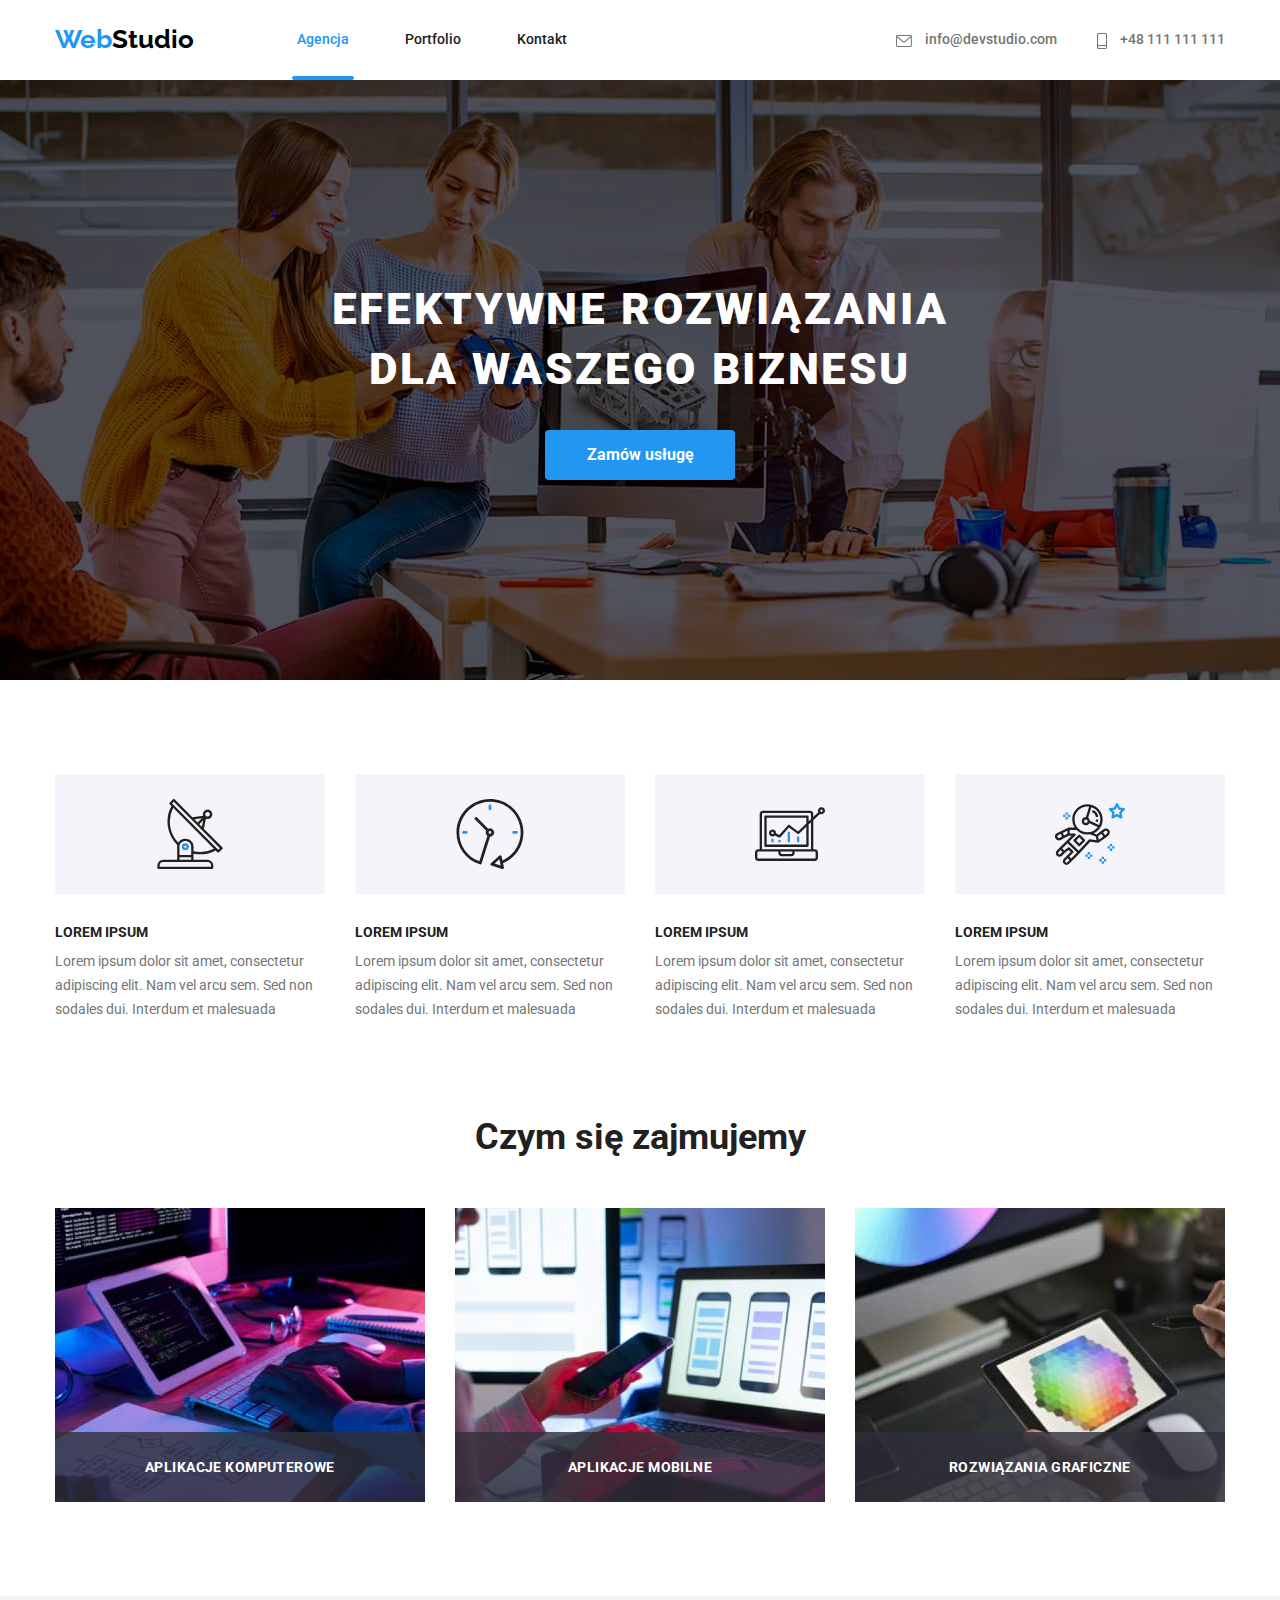
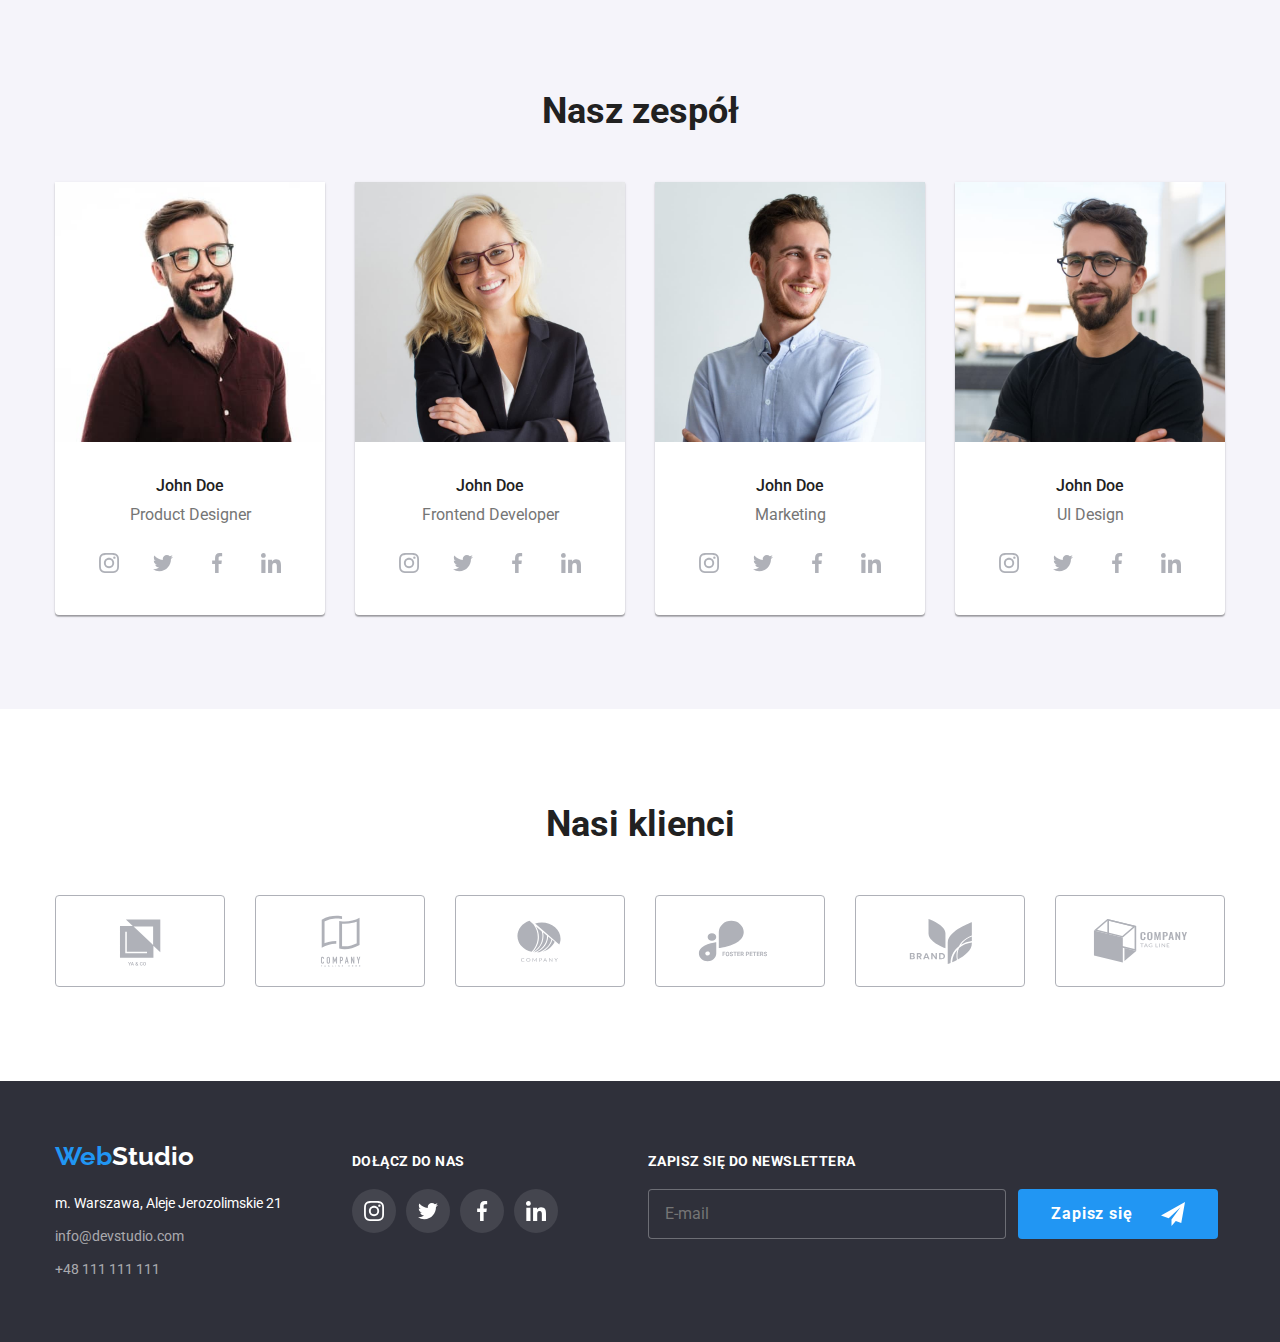
<file: index.html>
<!DOCTYPE html>
<html lang="en">

<head>
    <meta charset="UTF-8">
    <title>WebStudio</title>
    <!-- normalization -->
    <link rel="stylesheet" href="./css/modern-normalize.min.css">
    <!-- google fonts -->
    <link rel="preconnect" href="https://fonts.googleapis.com">
    <link rel="preconnect" href="https://fonts.gstatic.com" crossorigin>
    <link
        href="https://fonts.googleapis.com/css2?family=Raleway:wght@700&family=Roboto:wght@400;500;700;900&display=swap"
        rel="stylesheet">
    <!-- my styles -->
    <link rel="stylesheet" href="css/main.min.css">
</head>

<body>
    <header class="header">
        <div class="container header__wrapper">
            <nav class="header__grid">
                <a class="company__name company__name--header" href="index.html"><span
                        class="company__logo">Web</span>Studio</a>
                <ul class="header__menu">
                    <li><a class="header__nav-tab header__nav-tab--active" href="index.html">Agencja</a></li>
                    <li><a class="header__nav-tab header__nav-tab--non-active" href="portfolio.html">Portfolio</a></li>
                    <li><a class="header__nav-tab header__nav-tab--non-active" href="index.html">Kontakt</a></li>
                </ul>
            </nav>
            <div class="header__menu-contact">
                <ul class="header__menu-contact-grid">
                    <li>
                        <a class="header__contact-element" href="mailto:info@devstudio.com">
                            <svg width="16" height="12">
                                <use href="./images/icons.svg#icon-envelope"></use>
                            </svg>
                            <span class="header__contact-details">info@devstudio.com</span></a>
                    </li>
                    <li>
                        <a class="header__contact-element" href="tel:+48111111111">
                            <svg width="10" height="16">
                                <use href="./images/icons.svg#icon-smartphone"></use>
                            </svg>
                            <span class="header__contact-details">+48 111 111 111</span></a>
                    </li>
                </ul>
            </div>
        </div>
    </header>
    <main>
        <section class="banner section">
            <div class="container">
                <h1 class="banner__heading">Efektywne rozwiązania dla waszego biznesu</h1>
                <div class="banner__button">
                    <button type="button" class="button button--banner" data-modal-open>Zamów usługę</button>
                </div>
            </div>
        </section>
        <section class="section">
            <div class="container">
                <ul class="article">
                    <li>
                        <div class="article__icon">
                            <svg width="70" height="70">
                                <use href="./images/icons.svg#icon-antenna"></use>
                            </svg>
                        </div>
                        <h3 class="article__heading">LOREM IPSUM</h3>
                        <p class="article__content">Lorem ipsum dolor sit amet, consectetur adipiscing elit. Nam vel
                            arcu sem.
                            Sed non sodales dui. Interdum et malesuada</p>
                    </li>
                    <li>
                        <div class="article__icon">
                            <svg width="70" height="70">
                                <use href="./images/icons.svg#icon-clock"></use>
                            </svg>
                        </div>
                        <h3 class="article__heading">LOREM IPSUM</h3>
                        <p class="article__content">Lorem ipsum dolor sit amet, consectetur adipiscing elit. Nam vel
                            arcu sem.
                            Sed non sodales dui. Interdum et malesuada</p>
                    </li>
                    <li>
                        <div class="article__icon">
                            <svg width="70" height="70">
                                <use href="./images/icons.svg#icon-diagram"></use>
                            </svg>
                        </div>
                        <h3 class="article__heading">LOREM IPSUM</h3>
                        <p class="article__content">Lorem ipsum dolor sit amet, consectetur adipiscing elit. Nam vel
                            arcu sem.
                            Sed non sodales dui. Interdum et malesuada</p>
                    </li>
                    <li>
                        <div class="article__icon">
                            <svg width="70" height="70">
                                <use href="./images/icons.svg#icon-astronaut"></use>
                            </svg>
                        </div>
                        <h3 class="article__heading">LOREM IPSUM</h3>
                        <p class="article__content">Lorem ipsum dolor sit amet, consectetur adipiscing elit. Nam vel
                            arcu sem.
                            Sed non sodales dui. Interdum et malesuada</p>
                    </li>
                </ul>
            </div>
        </section>
        <section class="section container">
            <div class="our-products">
                <h2 class="section__heading">Czym się zajmujemy</h2>
                <ul class="section__grid">
                    <li>
                        <div class="our-products__element">
                            <img src="./images/tech1.jpg" alt="Photo of a Computer" width="370" height="294">
                            <div class="our-products__label">Aplikacje komputerowe</div>
                        </div>
                    </li>
                    <li>
                        <div class="our-products__element">
                            <img src="./images/tech2.jpg" alt="Photo of a Phone" width="370" height="294">
                            <div class="our-products__label">Aplikacje mobilne</div>
                        </div>
                    </li>
                    <li>
                        <div class="our-products__element">
                            <img src="./images/tech3.jpg" alt="Photo of a Tablet" width="370" height="294">
                            <div class="our-products__label">Rozwiązania graficzne</div>
                        </div>
                    </li>
                </ul>
            </div>
        </section>
        <section class="our-team section">
            <div class="container">
                <h2 class="section__heading">Nasz zespół</h2>
                <ul class="section__grid">
                    <li class="our-team__member">
                        <img src="./images/person1.jpg" alt="Photo of Product Designer" width="270" height="260">
                        <h3 class="our-team__name">John Doe</h3>
                        <span class="our-team__profession">Product Designer</span>
                        <ul class="our-team__contact">
                            <li class="our-team__contact-icon" tabindex='0'><svg width="20" height="20">
                                    <use href="./images/icons.svg#icon-instagram"></use>
                                </svg>
                            </li>
                            <li class="our-team__contact-icon" tabindex='0'>
                                <svg width="20" height="20">
                                    <use href="./images/icons.svg#icon-twitter"></use>
                                </svg>
                            </li>
                            <li class="our-team__contact-icon" tabindex='0'>
                                <svg width="20" height="20">
                                    <use href="./images/icons.svg#icon-facebook"></use>
                                </svg>
                            </li>
                            <li class="our-team__contact-icon" tabindex='0'>
                                <svg width="20" height="20">
                                    <use href="./images/icons.svg#icon-linkedin"></use>
                                </svg>
                            </li>
                        </ul>
                    </li>
                    <li class="our-team__member">
                        <img src="./images/person2.jpg" alt="Photo of Frontend Developer" width="270" height="260">
                        <h3 class="our-team__name">John Doe</h3>
                        <span class="our-team__profession">Frontend Developer</span>
                        <ul class="our-team__contact">
                            <li class="our-team__contact-icon" tabindex='0'>
                                <svg width="20" height="20">
                                    <use href="./images/icons.svg#icon-instagram"></use>
                                </svg>
                            </li>
                            <li class="our-team__contact-icon" tabindex='0'>
                                <svg width="20" height="20">
                                    <use href="./images/icons.svg#icon-twitter"></use>
                                </svg>
                            </li>
                            <li class="our-team__contact-icon" tabindex='0'>
                                <svg width="20" height="20">
                                    <use href="./images/icons.svg#icon-facebook"></use>
                                </svg>
                            </li>
                            <li class="our-team__contact-icon" tabindex='0'>
                                <svg width="20" height="20">
                                    <use href="./images/icons.svg#icon-linkedin"></use>
                                </svg>
                            </li>
                        </ul>
                    </li>
                    <li class="our-team__member">
                        <img src="./images/person3.jpg" alt="Photo of Marketing" width="270" height="260">
                        <h3 class="our-team__name">John Doe</h3>
                        <span class="our-team__profession">Marketing</span>
                        <ul class="our-team__contact">
                            <li class="our-team__contact-icon" tabindex='0'>
                                <svg width="20" height="20">
                                    <use href="./images/icons.svg#icon-instagram"></use>
                                </svg>
                            </li>
                            <li class="our-team__contact-icon" tabindex='0'>
                                <svg width="20" height="20">
                                    <use href="./images/icons.svg#icon-twitter"></use>
                                </svg>
                            </li>
                            <li class="our-team__contact-icon" tabindex='0'>
                                <svg width="20" height="20">
                                    <use href="./images/icons.svg#icon-facebook"></use>
                                </svg>
                            </li>
                            <li class="our-team__contact-icon" tabindex='0'>
                                <svg width="20" height="20">
                                    <use href="./images/icons.svg#icon-linkedin"></use>
                                </svg>
                            </li>
                        </ul>
                    </li>
                    <li class="our-team__member">
                        <img src="./images/person4.jpg" alt="Photo of UI Design" width="270" height="260">
                        <h3 class="our-team__name">John Doe</h3>
                        <span class="our-team__profession">UI Design</span>
                        <ul class="our-team__contact">
                            <li class="our-team__contact-icon" tabindex='0'>
                                <svg width="20" height="20">
                                    <use href="./images/icons.svg#icon-instagram"></use>
                                </svg>
                            </li>
                            <li class="our-team__contact-icon" tabindex='0'>
                                <svg width="20" height="20">
                                    <use href="./images/icons.svg#icon-twitter"></use>
                                </svg>
                            </li>
                            <li class="our-team__contact-icon" tabindex='0'>
                                <svg width="20" height="20">
                                    <use href="./images/icons.svg#icon-facebook"></use>
                                </svg>
                            </li>
                            <li class="our-team__contact-icon" tabindex='0'>
                                <svg width="20" height="20">
                                    <use href="./images/icons.svg#icon-linkedin"></use>
                                </svg>
                            </li>
                        </ul>
                    </li>
                </ul>
            </div>
        </section>
        <section class="section">
            <div class="container">
                <h2 class="section__heading">Nasi klienci</h2>
                <ul class="clients">
                    <li tabindex='0' class="clients__element">
                        <svg width="106" height="60">
                            <use href="./images/icons.svg#icon-logo1"></use>
                        </svg>
                    </li>
                    <li tabindex='0' class="clients__element">
                        <svg width="106" height="60">
                            <use href="./images/icons.svg#icon-logo2"></use>
                        </svg>
                    </li>
                    <li tabindex='0' class="clients__element">
                        <svg width="106" height="60">
                            <use href="./images/icons.svg#icon-logo3"></use>
                        </svg>
                    </li>
                    <li tabindex='0' class="clients__element">
                        <svg width="106" height="60">
                            <use href="./images/icons.svg#icon-logo4"></use>
                        </svg>
                    </li>
                    <li tabindex='0' class="clients__element">
                        <svg width="106" height="60">
                            <use href="./images/icons.svg#icon-logo5"></use>
                        </svg>
                    </li>
                    <li tabindex='0' class="clients__element">
                        <svg width="106" height="60">
                            <use href="./images/icons.svg#icon-logo6"></use>
                        </svg>
                    </li>
                </ul>
            </div>
        </section>
    </main>
    <footer class="footer">
        <div class="container">
            <div class="footer__grid">
                <div>
                    <a class="company__name company__name--footer" href="index.html"><span
                            class="company__logo">Web</span>Studio</a>
                    <address class="footer__info">
                        <span>m. Warszawa, Aleje Jerozolimskie 21</span>
                        <ul>
                            <li class="footer__info-element"><a class="footer__info-contact"
                                    href="mailto:info@devstudio.com">info@devstudio.com</a></li>
                            <li class="footer__info-element"><a class="footer__info-contact" href="tel:+48111111111">+48
                                    111 111 111</a></li>
                        </ul>
                    </address>
                </div>
                <div class="footer__social">
                    <h3 class="footer__social-heading">Dołącz do nas</h3>
                    <ul class="footer__social-icons">
                        <li class="footer__social-icon" tabindex='0'>
                            <svg width="20" height="20">
                                <use href="./images/icons.svg#icon-instagram"></use>
                            </svg>
                        </li>
                        <li class="footer__social-icon" tabindex='0'>
                            <svg width="20" height="20">
                                <use href="./images/icons.svg#icon-twitter"></use>
                            </svg>
                        </li>
                        <li class="footer__social-icon" tabindex='0'>
                            <svg width="20" height="20">
                                <use href="./images/icons.svg#icon-facebook"></use>
                            </svg>
                        </li>
                        <li class="footer__social-icon" tabindex='0'>
                            <svg width="20" height="20">
                                <use href="./images/icons.svg#icon-linkedin"></use>
                            </svg>
                        </li>
                    </ul>
                </div>
                <div class="footer__newsletter">
                    <h3 class="footer__newsletter-heading">Zapisz się do newslettera</h3>
                    <form>
                        <div class="footer__newsletter-form">
                            <input class="footer__newsletter-form-input" name="email" placeholder="E-mail">
                            <button class="button button--newsletter" type="submit">
                                <span class="button__newsletter-text">Zapisz się</span>
                                <svg width="24" height="24">
                                    <use href="./images/icons.svg#icon-send"></use>
                                </svg>
                            </button>
                        </div>
                    </form>
                </div>
            </div>
        </div>
    </footer>
    <!-- modal -->
    <div class="modal is-hidden" data-modal>
        <div class="modal__content">
            <button type="button" class="button button--close-modal" data-modal-close>&#x2715;</button>
            <h3 class="modal__content-heading">Zostaw swoje dane w formularzu poniżej</h3>
            <form class="form">
                <div class="form__element">
                    <label class="form__element-label" for="name">Imię</label>
                    <input class="form__element-input" type="text" name="name" id="name" />
                    <svg class="form__icon" width="18" height="18">
                        <use href="./images/icons.svg#icon-form-person"></use>
                    </svg>
                </div>
                <div class="form__element">
                    <label class="form__element-label" for="phone-number">Telefon</label>
                    <input class="form__element-input" type="tel" name="phone-number" id="phone-number" />
                    <svg class="form__icon" width="18" height="18">
                        <use href="./images/icons.svg#icon-form-phone"></use>
                    </svg>
                </div>
                <div class="form__element">
                    <label class="form__element-label" for="client-email">Email</label>
                    <input class="form__element-input" type="email" name="email" id="client-email" />
                    <svg class="form__icon" width="18" height="18">
                        <use href="./images/icons.svg#icon-form-envelope"></use>
                    </svg>
                </div>
                <div class="form__element">
                    <label class="form__element-label" for="comment">Komentarz</label>
                    <textarea class="form__element-textarea" name="comment" id="comment" rows="5" placeholder="Wprowadź tekst"></textarea>
                </div>
            </form>
            <label class="form__checkbox">
                <input class="form__checkbox-input" type="checkbox" name="terms" />
                <svg class="form__checkbox-svg" width="16" height="15">
                    <use href="./images/icons.svg#icon-checked"></use>
                </svg>
                <span>Oświadczam, iż akceptuję <a class="form__checkbox-text">Regulamin</a> i <a class="form__checkbox-text">Politykę Prywatności.</a></span>
            </label>
            <button class="button button--submit" type="submit">Wyślij</button>
        </div>
    </div>
    <script src="./js/modal.js"></script>
</body>

</html>
</file>
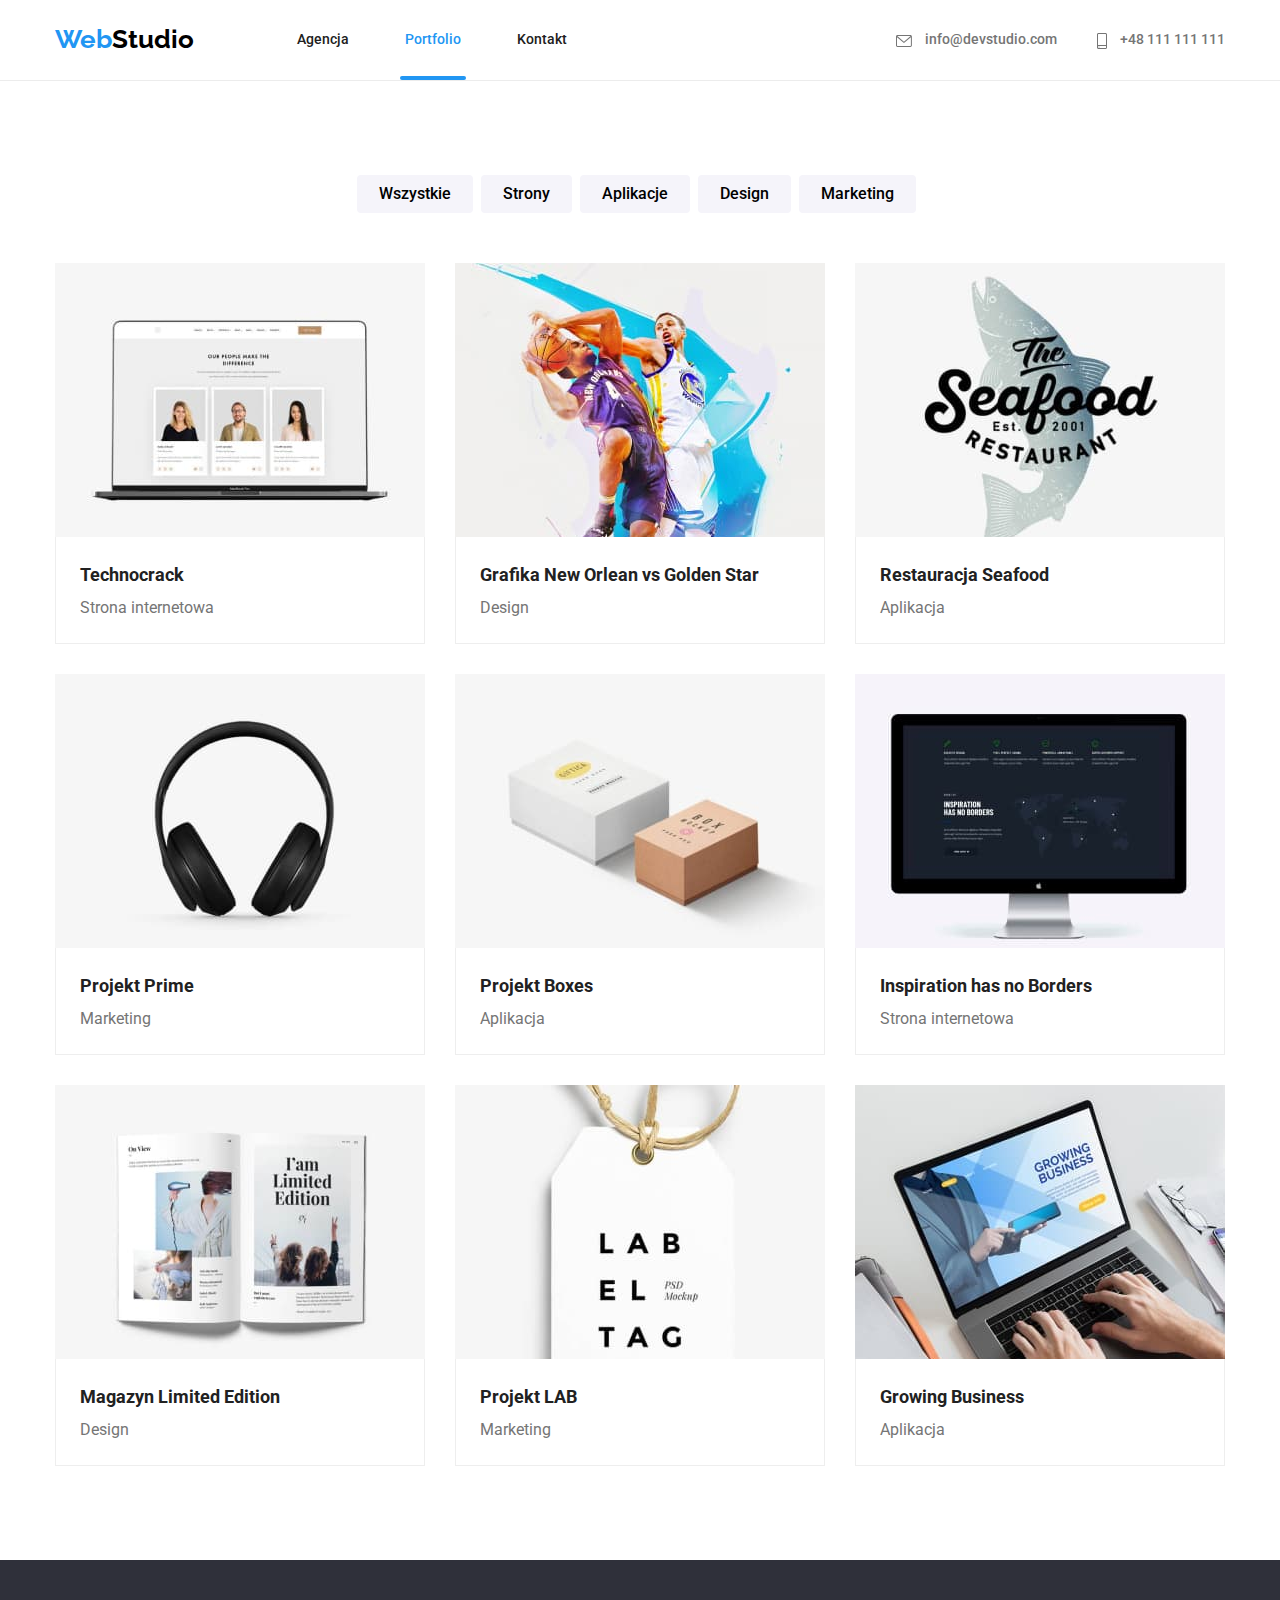
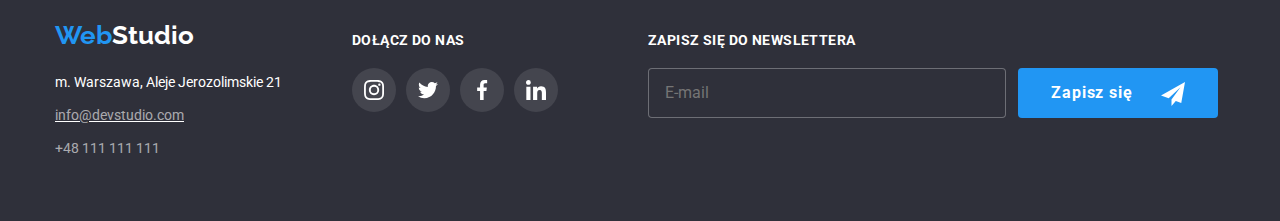
<file: portfolio.html>
<!DOCTYPE html>
<html lang="en">

<head>
    <meta charset="UTF-8">
    <title>Portfolio</title>
    <!-- normalization -->
    <link rel="stylesheet" href="./css/modern-normalize.min.css">
    <!-- google fonts -->
    <link rel="preconnect" href="https://fonts.googleapis.com">
    <link rel="preconnect" href="https://fonts.gstatic.com" crossorigin>
    <link
        href="https://fonts.googleapis.com/css2?family=Raleway:wght@700&family=Roboto:wght@400;500;700;900&display=swap"
        rel="stylesheet">
    <!-- my styles -->
    <link rel="stylesheet" href="css/main.min.css">
</head>

<body>
    <header class="header header--border">
        <div class="container header__wrapper">
            <nav class="header__grid">
                <a class="company__name company__name--header" href="index.html"><span
                        class="company__logo">Web</span>Studio</a>
                <ul class="header__menu">
                    <li><a class="header__nav-tab header__nav-tab--non-active" href="index.html">Agencja</a></li>
                    <li><a class="header__nav-tab header__nav-tab--active" href="portfolio.html">Portfolio</a></li>
                    <li><a class="header__nav-tab header__nav-tab--non-active" href="index.html">Kontakt</a></li>
                </ul>
            </nav>
            <div class="header__menu-contact">
                <ul class="header__menu-contact-grid">
                    <li>
                        <a class="header__contact-element" href="mailto:info@devstudio.com">
                            <svg width="16" height="12">
                                <use href="./images/icons.svg#icon-envelope"></use>
                            </svg>
                            <span class="header__contact-details">info@devstudio.com</span></a>
                    </li>
                    <li>
                        <a class="header__contact-element" href="tel:+48111111111">
                            <svg width="10" height="16">
                                <use href="./images/icons.svg#icon-smartphone"></use>
                            </svg>
                            <span class="header__contact-details">+48 111 111 111</span></a>
                    </li>
                </ul>
            </div>
        </div>
    </header>
    <main>
        <div class="container">
            <ul class="portfolio-nav__buttons">
                <li><button class="button button--portfolio" type="button">Wszystkie</button></li>
                <li><button class="button button--portfolio" type="button">Strony</button></li>
                <li><button class="button button--portfolio" type="button">Aplikacje</button></li>
                <li><button class="button button--portfolio" type="button">Design</button></li>
                <li><button class="button button--portfolio" type="button">Marketing</button></li>
            </ul>
        </div>
        <section class="container">
            <ul class="portfolio">
                <li class="portfolio__item">
                    <figure class="portfolio__figure" tabindex='0'>
                        <div class="portfolio__project">
                            <img class="portfolio__project-img" src="./images/technocrack.jpg" alt="Photo of Web Page" width="370" height="294">
                            <div class="portfolio__project-description">
                                <p class="portfolio__project-description-text">Technocrack jest popularną platformą wykorzystywaną do rozpowszechniania wirusów.
                                    Firmy wykorzystują tę platformę do celów szpiegowskich i ataków na niezabezpieczone
                                    serwery konkurencji.</p>
                            </div>
                        </div>
                        <figcaption>
                            <div class="portfolio__project-name">
                                <h3 class="portfolio__project-name-heading">Technocrack</h3>
                                <span class="portfolio__project-type">Strona internetowa</span>
                            </div>
                        </figcaption>
                    </figure>
                </li>
                <li class="portfolio__item">
                    <figure class="portfolio__figure" tabindex='0'>
                        <div class="portfolio__project">
                            <img class="portfolio__project-img" src="./images/novsgs.jpg" alt="Photo of Players" width="370" height="294">
                            <div class="portfolio__project-description">
                                <p class="portfolio__project-description-text">Technocrack jest popularną platformą wykorzystywaną do rozpowszechniania wirusów.
                                    Firmy wykorzystują tę platformę do celów szpiegowskich i ataków na niezabezpieczone
                                    serwery konkurencji.</p>
                            </div>
                        </div>
                        <figcaption>
                            <div class="portfolio__project-name">
                                <h3 class="portfolio__project-name-heading">Grafika New Orlean vs Golden Star</h3>
                                <span class="portfolio__project-type">Design</span>
                            </div>
                        </figcaption>
                    </figure>
                </li>
                <li class="portfolio__item">
                    <figure class="portfolio__figure" tabindex='0'>
                        <div class="portfolio__project">
                            <img class="portfolio__project-img" src="./images/seafood.jpg" alt="Logo" width="370" height="294">
                            <div class="portfolio__project-description">
                                <p class="portfolio__project-description-text">Technocrack jest popularną platformą wykorzystywaną do rozpowszechniania wirusów.
                                    Firmy wykorzystują tę platformę do celów szpiegowskich i ataków na niezabezpieczone
                                    serwery konkurencji.</p>
                            </div>
                        </div>
                        <figcaption>
                            <div class="portfolio__project-name">
                                <h3 class="portfolio__project-name-heading">Restauracja Seafood</h3>
                                <span class="portfolio__project-type">Aplikacja</span>
                            </div>
                        </figcaption>
                    </figure>
                </li>
                <li class="portfolio__item">
                    <figure class="portfolio__figure" tabindex='0'>
                        <div class="portfolio__project">
                            <img class="portfolio__project-img" src="./images/prime.jpg" alt="Photo of Headphones" width="370" height="294">
                            <div class="portfolio__project-description">
                                <p class="portfolio__project-description-text">Technocrack jest popularną platformą wykorzystywaną do rozpowszechniania wirusów.
                                    Firmy wykorzystują tę platformę do celów szpiegowskich i ataków na niezabezpieczone
                                    serwery konkurencji.</p>
                            </div>
                        </div>
                        <figcaption>
                            <div class="portfolio__project-name">
                                <h3 class="portfolio__project-name-heading">Projekt Prime</h3>
                                <span class="portfolio__project-type">Marketing</span>
                            </div>
                        </figcaption>
                    </figure>
                </li>
                <li class="portfolio__item">
                    <figure class="portfolio__figure" tabindex='0'>
                        <div class="portfolio__project">
                            <img class="portfolio__project-img" src="./images/boxes.jpg" alt="Photo of Boxes" width="370" height="294">
                            <div class="portfolio__project-description">
                                <p class="portfolio__project-description-text">Technocrack jest popularną platformą wykorzystywaną do rozpowszechniania wirusów.
                                    Firmy wykorzystują tę platformę do celów szpiegowskich i ataków na niezabezpieczone
                                    serwery konkurencji.</p>
                            </div>
                        </div>
                        <figcaption>
                            <div class="portfolio__project-name">
                                <h3 class="portfolio__project-name-heading">Projekt Boxes</h3>
                                <span class="portfolio__project-type">Aplikacja</span>
                            </div>
                        </figcaption>
                    </figure>
                </li>
                <li class="portfolio__item">
                    <figure class="portfolio__figure" tabindex='0'>
                        <div class="portfolio__project">
                            <img class="portfolio__project-img" src="./images/noborders.jpg" alt="Photo of a Computer" width="370" height="294">
                            <div class="portfolio__project-description">
                                <p class="portfolio__project-description-text">Technocrack jest popularną platformą wykorzystywaną do rozpowszechniania wirusów.
                                    Firmy wykorzystują tę platformę do celów szpiegowskich i ataków na niezabezpieczone
                                    serwery konkurencji.</p>
                            </div>
                        </div>
                        <figcaption>
                            <div class="portfolio__project-name">
                                <h3 class="portfolio__project-name-heading">Inspiration has no Borders</h3>
                                <span class="portfolio__project-type">Strona internetowa</span>
                            </div>
                        </figcaption>
                    </figure>
                </li>
                <li class="portfolio__item">
                    <figure class="portfolio__figure" tabindex='0'>
                        <div class="portfolio__project">
                            <img class="portfolio__project-img" src="./images/magasin.jpg" alt="Photo of a Magasin" width="370" height="294">
                            <div class="portfolio__project-description">
                                <p class="portfolio__project-description-text">Technocrack jest popularną platformą wykorzystywaną do rozpowszechniania wirusów.
                                    Firmy wykorzystują tę platformę do celów szpiegowskich i ataków na niezabezpieczone
                                    serwery konkurencji.</p>
                            </div>
                        </div>
                        <figcaption>
                            <div class="portfolio__project-name">
                                <h3 class="portfolio__project-name-heading">Magazyn Limited Edition</h3>
                                <span class="portfolio__project-type">Design</span>
                            </div>
                        </figcaption>
                    </figure>
                </li>
                <li class="portfolio__item">
                    <figure class="portfolio__figure" tabindex='0'>
                        <div class="portfolio__project">
                            <img class="portfolio__project-img" src="./images/lab.jpg" alt="Photo of Letters" width="370" height="294">
                            <div class="portfolio__project-description">
                                <p class="portfolio__project-description-text">Technocrack jest popularną platformą wykorzystywaną do rozpowszechniania wirusów.
                                    Firmy wykorzystują tę platformę do celów szpiegowskich i ataków na niezabezpieczone
                                    serwery konkurencji.</p>
                            </div>
                        </div>
                        <figcaption>
                            <div class="portfolio__project-name">
                                <h3 class="portfolio__project-name-heading">Projekt LAB</h3>
                                <span class="portfolio__project-type">Marketing</span>
                            </div>
                        </figcaption>
                    </figure>
                </li>
                <li class="portfolio__item">
                    <figure class="portfolio__figure" tabindex='0'>
                        <div class="portfolio__project">
                            <img class="portfolio__project-img" src="./images/business.jpg" alt="Photo of a Laptop" width="370" height="294">
                            <div class="portfolio__project-description">
                                <p class="portfolio__project-description-text">Technocrack jest popularną platformą wykorzystywaną do rozpowszechniania wirusów.
                                    Firmy wykorzystują tę platformę do celów szpiegowskich i ataków na niezabezpieczone
                                    serwery konkurencji.</p>
                            </div>
                        </div>
                        <figcaption>
                            <div class="portfolio__project-name">
                                <h3 class="portfolio__project-name-heading">Growing Business</h3>
                                <span class="portfolio__project-type">Aplikacja</span>
                            </div>
                        </figcaption>
                    </figure>
                </li>
            </ul>
        </section>
    </main>
    <footer class="footer">
        <div class="container">
            <div class="footer__grid">
                <div>
                    <a class="company__name company__name--footer" href="index.html"><span
                            class="company__logo">Web</span>Studio</a>
                    <address class="footer__info">
                        <span>m. Warszawa, Aleje Jerozolimskie 21</span>
                        <ul>
                            <li class="footer__info-element footer__info-element--underline"><a
                                    class="footer__info-contact" href="mailto:info@devstudio.com">info@devstudio.com</a>
                            </li>
                            <li class="footer__info-element"><a class="footer__info-contact" href="tel:+48111111111">+48
                                    111 111 111</a></li>
                        </ul>
                    </address>
                </div>
                <div class="footer__social">
                    <h3 class="footer__social-heading">Dołącz do nas</h3>
                    <ul class="footer__social-icons">
                        <li class="footer__social-icon" tabindex='0'>
                            <svg width="20" height="20">
                                <use href="./images/icons.svg#icon-instagram"></use>
                            </svg>
                        </li>
                        <li class="footer__social-icon" tabindex='0'>
                            <svg width="20" height="20">
                                <use href="./images/icons.svg#icon-twitter"></use>
                            </svg>
                        </li>
                        <li class="footer__social-icon" tabindex='0'>
                            <svg width="20" height="20">
                                <use href="./images/icons.svg#icon-facebook"></use>
                            </svg>
                        </li>
                        <li class="footer__social-icon" tabindex='0'>
                            <svg width="20" height="20">
                                <use href="./images/icons.svg#icon-linkedin"></use>
                            </svg>
                        </li>
                    </ul>
                </div>
                <div class="footer__newsletter">
                    <h3 class="footer__newsletter-heading">Zapisz się do newslettera</h3>
                    <form>
                        <div class="footer__newsletter-form">
                            <input class="footer__newsletter-form-input" name="email" placeholder="E-mail">
                            <button class="button button--newsletter" type="submit">
                                <span class="button__newsletter-text">Zapisz się</span>
                                <svg width="24" height="24">
                                    <use href="./images/icons.svg#icon-send"></use>
                                </svg>
                            </button>
                        </div>
                    </form>
                </div>
            </div>
        </div>
    </footer>
</body>

</html>
</file>
<file: css/main.min.css>
*{margin:0;padding:0}body{font-family:"Roboto",sans-serif;color:#212121}ul,p,h1,h2,h3,h4{margin:0;padding:0;list-style:none}svg{vertical-align:middle}::-webkit-input-placeholder{padding:15px 0}::-moz-placeholder{padding:15px 0}:-ms-input-placeholder{padding:15px 0}::-ms-input-placeholder{padding:15px 0}::placeholder{padding:15px 0}.container{max-width:1200px;margin:0 auto;padding:0 15px}.section{padding:94px 0}.section__heading{color:#212121;font-weight:700;font-size:36px;line-height:1.1666;text-align:center}.section__grid{display:-webkit-box;display:-ms-flexbox;display:flex;padding-top:50px;-webkit-box-pack:center;-ms-flex-pack:center;justify-content:center;gap:30px;fill:#afb1b8;position:relative}.company__logo{color:#2196f3}.company__name{font-family:"Raleway",sans-serif;font-size:26px;font-weight:700;line-height:1.1923;text-decoration:none}.company__name--header{color:#000}.company__name--footer{color:#fff}.company__name:focus{outline:none}.article{display:-webkit-box;display:-ms-flexbox;display:flex;gap:30px}.article__icon{background-color:#f5f4fa;width:270px;height:120px;padding:25px 100px}.article__heading{color:#212121;font-weight:700;font-size:14px;line-height:1.1428;list-style:none;padding-bottom:10px;padding-top:30px}.article__content{color:#757575;font-size:14px;font-weight:400;line-height:1.7142}.banner{background-image:-webkit-gradient(linear, left top, left bottom, from(rgba(0, 0, 0, 0.4)), to(rgba(0, 0, 0, 0.4))),url(../images/bg.jpg);background-image:linear-gradient(rgba(0, 0, 0, 0.4), rgba(0, 0, 0, 0.4)),url(../images/bg.jpg);text-align:center;background-size:auto;background-position:center;background-repeat:no-repeat}.banner__heading{color:#fff;font-weight:900;text-transform:uppercase;font-size:44px;line-height:1.3636;letter-spacing:.06em;padding:106px 252px 0}.banner__button{margin-top:30px;margin-bottom:106px}.button{background-color:#f5f4fa;font-family:"Roboto",sans-serif;font-size:16px;font-weight:500;line-height:1.625;border:none;cursor:pointer;border-radius:4px;-webkit-transition-property:color,background-color,outline,-webkit-box-shadow;transition-property:color,background-color,outline,-webkit-box-shadow;transition-property:color,background-color,outline,box-shadow;transition-property:color,background-color,outline,box-shadow,-webkit-box-shadow;-webkit-transition-duration:250ms;transition-duration:250ms;-webkit-transition-timing-function:cubic-bezier(0.4, 0, 0.2, 1);transition-timing-function:cubic-bezier(0.4, 0, 0.2, 1)}.button:hover,.button:focus{color:#fff;background-color:#2196f3;outline:none;-webkit-box-shadow:0px 3px 1px rgba(0,0,0,.1),0px 1px 2px rgba(0,0,0,.08),0px 2px 2px rgba(0,0,0,.12);box-shadow:0px 3px 1px rgba(0,0,0,.1),0px 1px 2px rgba(0,0,0,.08),0px 2px 2px rgba(0,0,0,.12)}.button--portfolio{margin-right:8px;padding:6px 22px 6px 22px}.button--banner{color:#fff;background-color:#2196f3;font-weight:700;line-height:1.875;font-family:"Roboto",sans-serif;font-size:16px;border:none;cursor:pointer;border-radius:4px;padding:10px 41px 10px 42px}.button--banner:hover{color:#2196f3;background-color:#fff}.button--close-modal{position:absolute;top:8px;right:8px;width:30px;height:30px;background-color:#fff;border:1px solid rgba(0,0,0,.1);border-radius:50%;cursor:pointer}.button--newsletter{width:200px;height:50px;background-color:#2196f3;fill:#fff;border:none;cursor:pointer;border-radius:4px}.button--newsletter:focus{outline:1px solid #fff}.button--newsletter:hover{fill:#2196f3;color:#2196f3;background-color:#fff}.button__newsletter-text{color:#fff;font-weight:700;line-height:1.875;font-family:"Roboto",sans-serif;font-size:16px;letter-spacing:.06em;padding:10px 24px 10px 0px}.button__newsletter-text:hover{color:#2196f3}.button--submit{padding:10px 76px;margin:0 164px 40px 164px;color:#fff;background:#2196f3;border:none;border-radius:4px;-webkit-box-shadow:0px 4px 4px rgba(0,0,0,.15);box-shadow:0px 4px 4px rgba(0,0,0,.15);font-weight:700;font-size:16px;line-height:1.88;letter-spacing:.06em;display:-webkit-box;display:-ms-flexbox;display:flex;-webkit-box-align:center;-ms-flex-align:center;align-items:center;text-align:center;cursor:pointer}.clients{display:-webkit-box;display:-ms-flexbox;display:flex;padding-top:50px;-webkit-box-pack:center;-ms-flex-pack:center;justify-content:center;gap:30px;fill:#afb1b8}.clients__element{gap:34px;-webkit-box-pack:justify;-ms-flex-pack:justify;justify-content:space-between;-webkit-box-align:center;-ms-flex-align:center;align-items:center;-webkit-transition-property:border-color,background-color,fill,outline;transition-property:border-color,background-color,fill,outline;-webkit-transition-duration:250ms;transition-duration:250ms;-webkit-transition-timing-function:cubic-bezier(0.4, 0, 0.2, 1);transition-timing-function:cubic-bezier(0.4, 0, 0.2, 1);width:170px;height:92px;border:1px solid #afb1b8;border-radius:4px;padding:16px 32px}.clients__element:hover,.clients__element:focus{fill:#2196f3;border-color:#2196f3;outline:none}.footer{color:#fff;background-color:#2f303a;padding:60px 0}.footer__grid{display:-webkit-box;display:-ms-flexbox;display:flex;gap:70px}.footer__info{padding-top:20px;font-style:normal;font-weight:400;font-size:14px;line-height:1.7142;text-decoration:none}.footer__info-element{padding-top:9px}.footer__info-element--underline{text-decoration:underline}.footer__info-contact{color:rgba(255,255,255,.6);text-decoration:none;-webkit-transition:color 250ms cubic-bezier(0.4, 0, 0.2, 1);transition:color 250ms cubic-bezier(0.4, 0, 0.2, 1)}.footer__info-contact:hover,.footer__info-contact:focus{color:#2196f3;outline:none}.footer__social{padding-top:12px}.footer__social-heading{font-size:14px;line-height:1.1428;letter-spacing:.03em;font-weight:700;text-transform:uppercase}.footer__social-icons{display:-webkit-box;display:-ms-flexbox;display:flex;gap:10px;padding-top:20px;fill:#fff}.footer__social-icon{border:none;border-radius:50%;padding:12px;background-color:rgba(255,255,255,.1019607843);-webkit-transition-property:background-color,outline;transition-property:background-color,outline;-webkit-transition-duration:250ms;transition-duration:250ms;-webkit-transition-timing-function:cubic-bezier(0.4, 0, 0.2, 1);transition-timing-function:cubic-bezier(0.4, 0, 0.2, 1)}.footer__social-icon:hover,.footer__social-icon:focus{background-color:#2196f3;outline:none;cursor:pointer}.footer__newsletter{padding-top:12px}.footer__newsletter-heading{padding-left:20px;font-size:14px;line-height:1.1428;letter-spacing:.03em;font-weight:700;text-transform:uppercase}.footer__newsletter-form{display:-webkit-box;display:-ms-flexbox;display:flex;gap:12px;margin-top:20px;margin-left:20px}.footer__newsletter-form-input{width:358px;height:50px;padding-left:16px;border:1px solid rgba(255,255,255,.3);border-radius:4px;background-color:#2f303a;color:#fff;-webkit-transition-property:border;transition-property:border;-webkit-transition-duration:250ms;transition-duration:250ms;-webkit-transition-timing-function:cubic-bezier(0.4, 0, 0.2, 1);transition-timing-function:cubic-bezier(0.4, 0, 0.2, 1)}.footer__newsletter-form-input:hover,.footer__newsletter-form-input:focus{border-color:#2196f3;outline:none}.form{display:-webkit-box;display:-ms-flexbox;display:flex;-webkit-box-orient:vertical;-webkit-box-direction:normal;-ms-flex-direction:column;flex-direction:column;padding-bottom:20px}.form__element{display:-webkit-box;display:-ms-flexbox;display:flex;-webkit-box-orient:vertical;-webkit-box-direction:normal;-ms-flex-direction:column;flex-direction:column;padding-bottom:10px;gap:4px;position:relative;margin-left:40px}.form__icon{position:absolute;left:12px;top:28px;pointer-events:none;fill:currentColor;-webkit-transition:fill 250ms cubic-bezier(0.4, 0, 0.2, 1);transition:fill 250ms cubic-bezier(0.4, 0, 0.2, 1)}.form__element-input{width:448px;height:40px;padding-left:40px;background-color:#fff;border:1px solid rgba(33,33,33,.2);border-radius:4px;-webkit-transition:border 250ms cubic-bezier(0.4, 0, 0.2, 1);transition:border 250ms cubic-bezier(0.4, 0, 0.2, 1)}.form__element-input:focus{border:1px solid #2196f3;outline:none}.form__element-textarea{width:448px;height:120px;padding:12px 16px;border:1px solid rgba(33,33,33,.2);border-radius:4px;resize:none;-webkit-transition:border 250ms cubic-bezier(0.4, 0, 0.2, 1);transition:border 250ms cubic-bezier(0.4, 0, 0.2, 1)}.form__element-textarea::-webkit-input-placeholder{padding:0;font-size:12px;line-height:1.166;letter-spacing:.01em;color:rgba(117,117,117,.5)}.form__element-textarea::-moz-placeholder{padding:0;font-size:12px;line-height:1.166;letter-spacing:.01em;color:rgba(117,117,117,.5)}.form__element-textarea:-ms-input-placeholder{padding:0;font-size:12px;line-height:1.166;letter-spacing:.01em;color:rgba(117,117,117,.5)}.form__element-textarea::-ms-input-placeholder{padding:0;font-size:12px;line-height:1.166;letter-spacing:.01em;color:rgba(117,117,117,.5)}.form__element-textarea::placeholder{padding:0;font-size:12px;line-height:1.166;letter-spacing:.01em;color:rgba(117,117,117,.5)}.form__element-textarea:focus{border:1px solid #2196f3;outline:none}.form__element-label{font-size:12px;line-height:1.166;letter-spacing:.01em;color:#757575}.form__checkbox{padding-bottom:30px;font-size:14px;line-height:1.71;letter-spacing:.03em;color:#757575;position:relative;display:-webkit-box;display:-ms-flexbox;display:flex;-webkit-box-align:center;-ms-flex-align:center;align-items:center;margin:0 50px}.form__checkbox-input{margin:0;-webkit-appearance:none;-moz-appearance:none;appearance:none;border:2px solid #212121;background-color:#fff;border-radius:2px;width:16px;height:15px;margin-right:8px}.form__checkbox-text{color:#2196f3;text-decoration:underline}.form__checkbox-svg{position:absolute;opacity:0;width:16px;height:15px}.form__element-input:focus+.form__icon{fill:#2196f3}.form__checkbox-input:checked+.form__checkbox-svg{opacity:1;fill:#fff;border:2px solid #2196f3;border-radius:2px;background-color:#2196f3}.header{padding:24px 0 25px 0}.header__wrapper{display:-webkit-box;display:-ms-flexbox;display:flex;-webkit-box-pack:justify;-ms-flex-pack:justify;justify-content:space-between;-webkit-box-align:center;-ms-flex-align:center;align-items:center}.header__grid{display:-webkit-box;display:-ms-flexbox;display:flex;gap:93px}.header__menu{display:-webkit-box;display:-ms-flexbox;display:flex;-webkit-box-align:center;-ms-flex-align:center;align-items:center;gap:46px}.header__nav-tab{text-decoration:none;font-weight:500;font-size:14px;line-height:1.1428;padding-left:10px;color:#212121;-webkit-transition-property:color,outline,fill;transition-property:color,outline,fill;-webkit-transition-duration:250ms;transition-duration:250ms;-webkit-transition-timing-function:cubic-bezier(0.4, 0, 0.2, 1);transition-timing-function:cubic-bezier(0.4, 0, 0.2, 1);position:relative}.header__nav-tab:hover,.header__nav-tab:focus{color:#2196f3;outline:none;fill:#2196f3}.header__nav-tab--active{color:#2196f3}.header__nav-tab--active::after{content:"";width:100%;height:4px;background-color:#2196f3;border-radius:2px;font-size:0;display:block;position:absolute;top:45px;left:5px}.header__nav-tab--non-active::after{content:"";width:100%;height:4px;background-color:#2196f3;border-radius:2px;font-size:0;display:block;position:absolute;top:45px;left:5px;display:none}.header__menu-contact{display:-webkit-box;display:-ms-flexbox;display:flex;gap:50px}.header__menu-contact-grid{display:-webkit-box;display:-ms-flexbox;display:flex;gap:30px;fill:#757575}.header__contact-element{text-decoration:none;font-weight:500;font-size:14px;line-height:1.1428;padding-left:10px;color:#757575;-webkit-transition-property:color,outline,fill;transition-property:color,outline,fill;-webkit-transition-duration:250ms;transition-duration:250ms;-webkit-transition-timing-function:cubic-bezier(0.4, 0, 0.2, 1);transition-timing-function:cubic-bezier(0.4, 0, 0.2, 1);position:relative}.header__contact-element:hover,.header__contact-element:focus{color:#2196f3;outline:none;fill:#2196f3}.header__contact-details{padding-left:10px}.header--border{border-bottom:1px solid #ececec}.header__nav-tab--non-active:hover::after,.header__nav-tab--non-active:focus::after{-webkit-transition:background-color 250ms 250ms cubic-bezier(0.4, 0, 0.2, 1);transition:background-color 250ms 250ms cubic-bezier(0.4, 0, 0.2, 1);display:block}.modal{position:fixed;left:0;top:0;width:100%;height:100%;background-color:rgba(0,0,0,.2)}.modal__content{position:absolute;top:50%;left:50%;width:528px;min-height:581px;background-color:#fff;border-radius:14px;-webkit-box-shadow:0px 1px 3px rgba(0,0,0,.12),0px 1px 1px rgba(0,0,0,.14),0px 2px 1px rgba(0,0,0,.2);box-shadow:0px 1px 3px rgba(0,0,0,.12),0px 1px 1px rgba(0,0,0,.14),0px 2px 1px rgba(0,0,0,.2);-webkit-transform:translate(-50%, -50%) scale(1);transform:translate(-50%, -50%) scale(1);-webkit-transition:-webkit-transform 250ms cubic-bezier(0.4, 0, 0.2, 1);transition:-webkit-transform 250ms cubic-bezier(0.4, 0, 0.2, 1);transition:transform 250ms cubic-bezier(0.4, 0, 0.2, 1);transition:transform 250ms cubic-bezier(0.4, 0, 0.2, 1), -webkit-transform 250ms cubic-bezier(0.4, 0, 0.2, 1)}.modal__content-heading{font-weight:700;font-size:20px;line-height:1.15;text-align:center;letter-spacing:.03em;padding-bottom:12px;color:var(--black);margin:40px 40px 0 40px}.is-hidden{pointer-events:none;visibility:hidden;opacity:0;-webkit-transition-duration:250ms;transition-duration:250ms;-webkit-transition-timing-function:cubic-bezier(0.4, 0, 0.2, 1);transition-timing-function:cubic-bezier(0.4, 0, 0.2, 1)}.modal.is-hidden .modal__content{-webkit-transform:translate(-50%, -50%) scale(0.4);transform:translate(-50%, -50%) scale(0.4);-webkit-transition-property:-webkit-transform;transition-property:-webkit-transform;transition-property:transform;transition-property:transform, -webkit-transform}.portfolio-nav__buttons{display:-webkit-box;display:-ms-flexbox;display:flex;-webkit-box-pack:center;-ms-flex-pack:center;justify-content:center;padding:94px 0 50px 0}.portfolio{display:-webkit-box;display:-ms-flexbox;display:flex;padding-right:15px;padding-left:15px;padding-bottom:94px;gap:30px;-ms-flex-wrap:wrap;flex-wrap:wrap;-webkit-box-pack:justify;-ms-flex-pack:justify;justify-content:space-between;margin:0 -15px}.portfolio__item{-webkit-transition:-webkit-box-shadow 250ms cubic-bezier(0.4, 0, 0.2, 1);transition:-webkit-box-shadow 250ms cubic-bezier(0.4, 0, 0.2, 1);transition:box-shadow 250ms cubic-bezier(0.4, 0, 0.2, 1);transition:box-shadow 250ms cubic-bezier(0.4, 0, 0.2, 1), -webkit-box-shadow 250ms cubic-bezier(0.4, 0, 0.2, 1)}.portfolio__item:hover{-webkit-box-shadow:0px 1px 1px rgba(0,0,0,.12),0px 4px 4px rgba(0,0,0,.06),1px 4px 6px rgba(0,0,0,.16);box-shadow:0px 1px 1px rgba(0,0,0,.12),0px 4px 4px rgba(0,0,0,.06),1px 4px 6px rgba(0,0,0,.16);-webkit-transition:-webkit-box-shadow 250ms cubic-bezier(0.4, 0, 0.2, 1);transition:-webkit-box-shadow 250ms cubic-bezier(0.4, 0, 0.2, 1);transition:box-shadow 250ms cubic-bezier(0.4, 0, 0.2, 1);transition:box-shadow 250ms cubic-bezier(0.4, 0, 0.2, 1), -webkit-box-shadow 250ms cubic-bezier(0.4, 0, 0.2, 1);outline:none}.portfolio__item:hover .portfolio__project-description{-webkit-transform:translateY(0);transform:translateY(0);-webkit-transition:-webkit-transform 250ms cubic-bezier(0.4, 0, 0.2, 1);transition:-webkit-transform 250ms cubic-bezier(0.4, 0, 0.2, 1);transition:transform 250ms cubic-bezier(0.4, 0, 0.2, 1);transition:transform 250ms cubic-bezier(0.4, 0, 0.2, 1), -webkit-transform 250ms cubic-bezier(0.4, 0, 0.2, 1)}.portfolio__project{position:relative;width:370px;height:274px;overflow:hidden}.portfolio__project-description{position:absolute;top:0;left:0;width:100%;height:100%;display:-webkit-box;display:-ms-flexbox;display:flex;-webkit-box-align:center;-ms-flex-align:center;align-items:center;background-color:rgba(33,150,243,.9);-webkit-transform:translateY(100%);transform:translateY(100%);-webkit-transition:-webkit-transform 250ms cubic-bezier(0.4, 0, 0.2, 1);transition:-webkit-transform 250ms cubic-bezier(0.4, 0, 0.2, 1);transition:transform 250ms cubic-bezier(0.4, 0, 0.2, 1);transition:transform 250ms cubic-bezier(0.4, 0, 0.2, 1), -webkit-transform 250ms cubic-bezier(0.4, 0, 0.2, 1)}.portfolio__project-description-text{color:#fff;font-size:18px;font-weight:400;letter-spacing:.03em;line-height:1.55;margin-left:24px;margin-right:45px}.portfolio__project-img{vertical-align:middle}.portfolio__project-name{padding:20px 24px 20px 24px;border:1px solid #eee;border-top:none}.portfolio__project-name-heading{color:#212121;font-weight:700;font-size:18px;line-height:2}.portfolio__project-type{color:#757575;font-size:16px;font-weight:400;line-height:1.875}.portfolio__figure:focus{-webkit-box-shadow:0px 1px 1px rgba(0,0,0,.12),0px 4px 4px rgba(0,0,0,.06),1px 4px 6px rgba(0,0,0,.16);box-shadow:0px 1px 1px rgba(0,0,0,.12),0px 4px 4px rgba(0,0,0,.06),1px 4px 6px rgba(0,0,0,.16);-webkit-transition:-webkit-box-shadow 250ms cubic-bezier(0.4, 0, 0.2, 1);transition:-webkit-box-shadow 250ms cubic-bezier(0.4, 0, 0.2, 1);transition:box-shadow 250ms cubic-bezier(0.4, 0, 0.2, 1);transition:box-shadow 250ms cubic-bezier(0.4, 0, 0.2, 1), -webkit-box-shadow 250ms cubic-bezier(0.4, 0, 0.2, 1);outline:none}.portfolio__figure:focus .portfolio__project-description{-webkit-transform:translateY(0);transform:translateY(0);-webkit-transition:-webkit-transform 250ms cubic-bezier(0.4, 0, 0.2, 1);transition:-webkit-transform 250ms cubic-bezier(0.4, 0, 0.2, 1);transition:transform 250ms cubic-bezier(0.4, 0, 0.2, 1);transition:transform 250ms cubic-bezier(0.4, 0, 0.2, 1), -webkit-transform 250ms cubic-bezier(0.4, 0, 0.2, 1)}.our-products{margin-top:-94px}.our-products__element{position:relative;overflow:hidden;display:block;font-size:0}.our-products__label{padding-top:27px;letter-spacing:.03em;text-transform:uppercase;color:#fff;background-color:rgba(47,48,58,.8);position:absolute;bottom:0;left:0;width:370px;height:70px;font-weight:700;font-size:14px;line-height:1.1786;text-align:center}.our-team{background-color:#f5f4fa;padding-top:94px}.our-team__member{text-align:center;background-color:#fff;-webkit-box-shadow:0px 1px 3px rgba(0,0,0,.12),0px 1px 1px rgba(0,0,0,.14),0px 2px 1px rgba(0,0,0,.2);box-shadow:0px 1px 3px rgba(0,0,0,.12),0px 1px 1px rgba(0,0,0,.14),0px 2px 1px rgba(0,0,0,.2);border-radius:0px 0px 4px 4px}.our-team__name{color:#212121;font-weight:500;font-size:16px;line-height:1.1875;padding-top:30px;padding-bottom:10px}.our-team__profession{color:#757575;font-weight:400;font-size:16px;line-height:1.1875}.our-team__contact{display:-webkit-box;display:-ms-flexbox;display:flex;gap:10px;padding:16px 32px 30px 32px}.our-team__contact-icon{border:none;background-color:#fff;border-radius:50%;padding:12px;-webkit-box-shadow:none;box-shadow:none;padding:12px;-webkit-transition-property:background-color,fill,outline;transition-property:background-color,fill,outline;-webkit-transition-duration:250ms;transition-duration:250ms;-webkit-transition-timing-function:cubic-bezier(0.4, 0, 0.2, 1);transition-timing-function:cubic-bezier(0.4, 0, 0.2, 1)}.our-team__contact-icon:hover,.our-team__contact-icon:focus{background-color:#2196f3;fill:#fff;outline:none;cursor:pointer}/*# sourceMappingURL=main.min.css.map */
</file>
